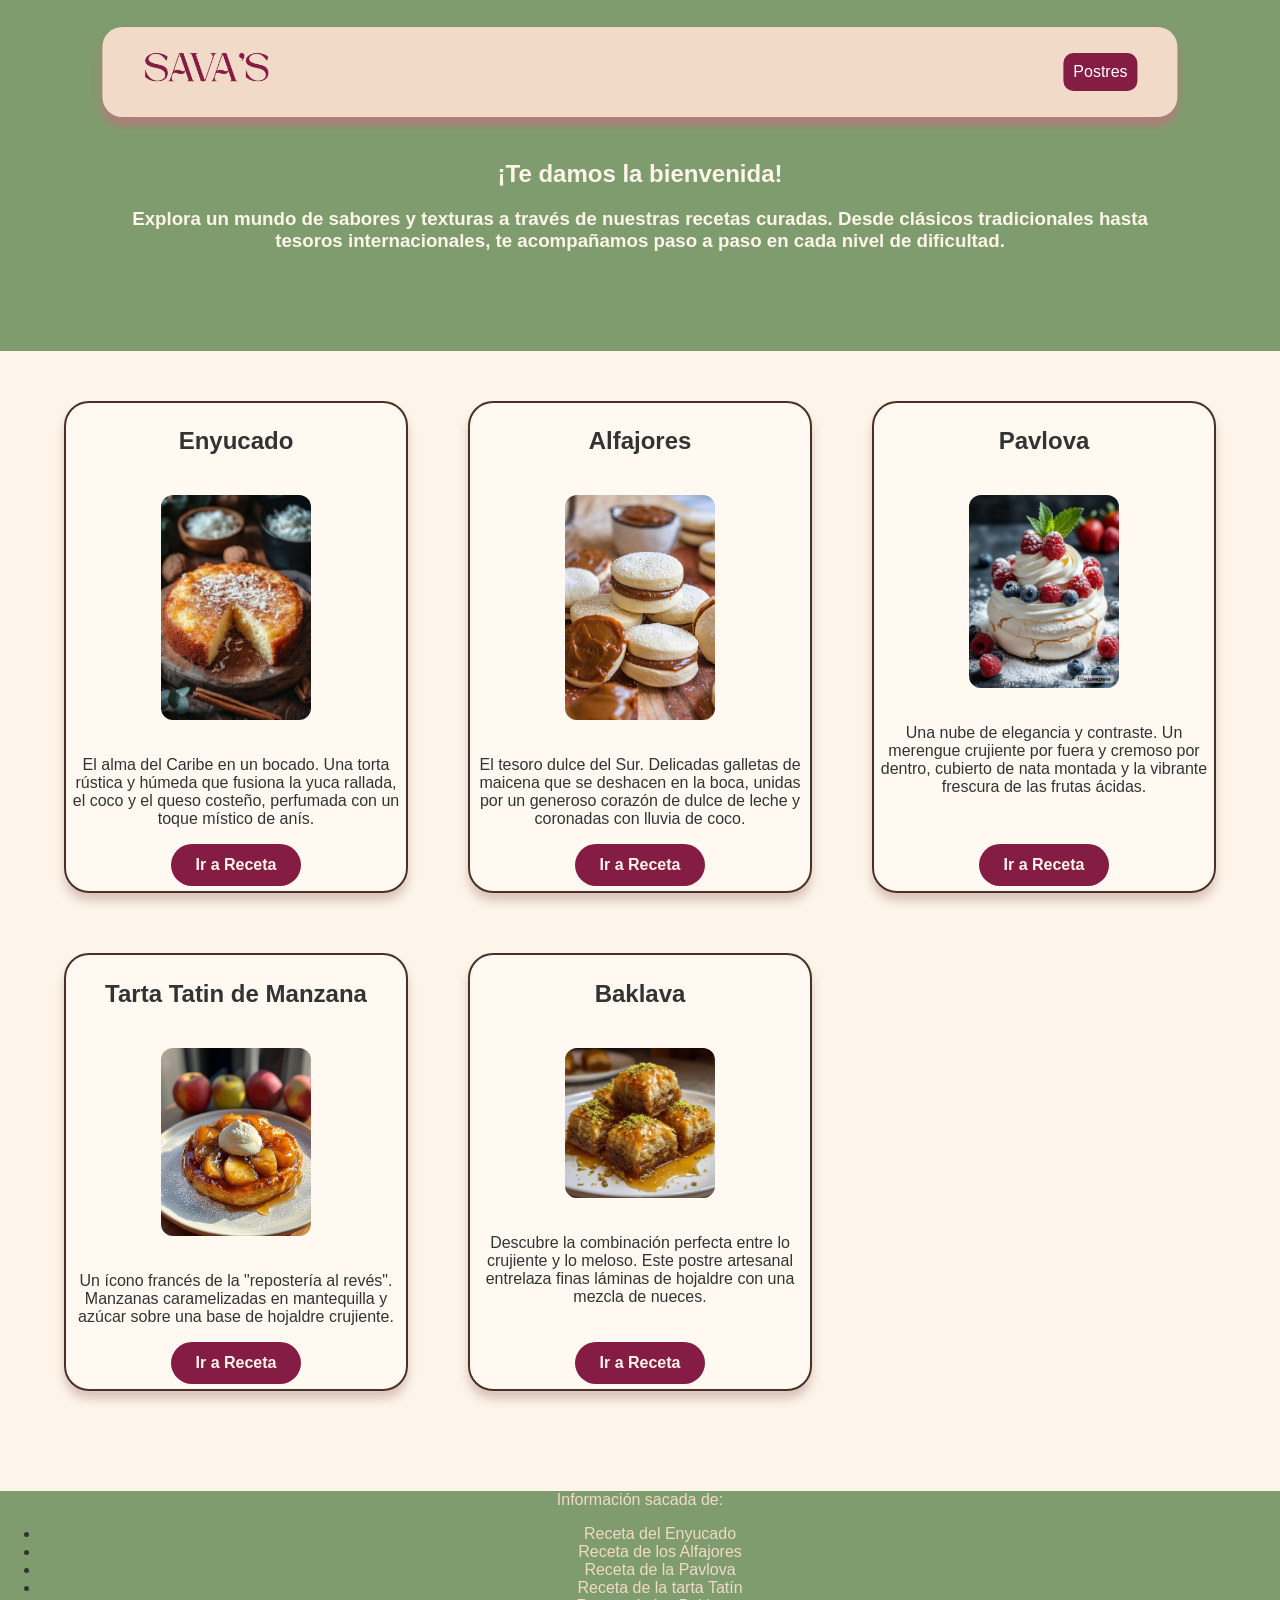
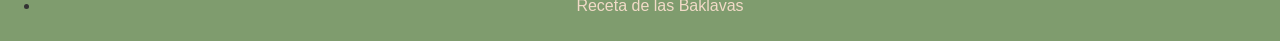
<file: index.html>
<!DOCTYPE html>
<html lang="es">

<head>
    <meta charset="UTF-8">
    <title>Postres</title>
    <link rel="stylesheet" href="css/index.css">
</head>

<body> 
    <div class="menu">
        <header>
            <div class="logo">
               <a href="index.html">
                <img src="elementos/sava1.png" alt="logo">
            </a> 
            </div>
            <nav>
                <a href="#postres">Postres</a>
            </nav>
        </header>
    </div>
    <div class="barra-verde"></div>

    <section class="bienvenida">
        <div class="textobien">
            <h1>¡Te damos la bienvenida!</h1>
            <h3>Explora un mundo de sabores y texturas a través de nuestras recetas curadas. Desde clásicos tradicionales
                hasta tesoros internacionales, te acompañamos paso a paso en cada nivel de dificultad. </h3>
        </div>

    </section>

    <div id="postres" class="postres">
        <div class="tarjeta">
            <h2>Enyucado</h2>
            <img src="elementos/enyucado.jpeg" alt="Enyucado">
            <p>El alma del Caribe en un bocado. Una torta rústica y húmeda que fusiona la yuca rallada, el coco y el 
                queso costeño, perfumada con un toque místico de anís.</p>
            <a href="receta1.html" class="boton">Ir a Receta</a>
        </div>


        <div class="tarjeta">
            <h2>Alfajores</h2>
            <img src="elementos/alfajores.jpeg" alt="Alfajores">
            <p>El tesoro dulce del Sur. Delicadas galletas de maicena que se deshacen en la boca, unidas por 
                un generoso corazón de dulce de leche y coronadas con lluvia de coco.</p>
            <a href="receta2.html" class="boton">Ir a Receta</a>
        </div>

        <div class="tarjeta">
            <h2>Pavlova</h2>
            <img src="elementos/Pavlova.jpeg" alt="Pavlova">
            <p> Una nube de elegancia y contraste. Un merengue crujiente por fuera y cremoso por dentro, cubierto de
                 nata montada y la vibrante frescura de las frutas ácidas.</p>
            <a href="receta3.html" class="boton">Ir a Receta</a>

        </div>

        <div class="tarjeta">
            <h2>Tarta Tatin de Manzana</h2>
            <img src="elementos/Tarta_Tatin.jpg" alt="Tarta_Tatin">
            <p>Un ícono francés de la "repostería al revés". Manzanas caramelizadas en mantequilla y azúcar sobre una
                base de hojaldre crujiente.</p>
            <a href="receta4.html" class="boton">Ir a Receta</a>

        </div>

        <div class="tarjeta">
            <h2>Baklava</h2>
            <img src="elementos/Baklava.jpg" alt="Baklava">
            <p>Descubre la combinación perfecta entre lo crujiente y lo meloso. Este postre artesanal entrelaza finas
                láminas de hojaldre con una mezcla de nueces.</p>
            <a href="receta5.html" class="boton">Ir a Receta</a>
        </div>
    </div>

</body>
<footer>
     <div class="barra-verdef">
    <p class="pie">Información sacada de:</p>
    <ul>
        <li>
            <a href="https://www.colombia.com/gastronomia/recetas-colombianas/enyucado-r9" class="pie">
                Receta del Enyucado
            </a>
        </li>
        <li>
            <a href="https://www.directoalpaladar.com/videos-recetas/como-hacer-alfajores-video-receta-clasico-dulce-argentino"  class="pie">
                Receta de los Alfajores
            </a>
        </li>
          <li>
            <a href="https://www.directoalpaladar.com/postres/tarta-pavlova-clasica-tradicional-receta-magimix-cook-expert" class="pie">
                Receta de la Pavlova
            </a>
        </li>
        <li>
            <a href="https://www.directoalpaladar.com/postres/como-hacer-la-mejor-tarta-tatin-de-manzana-receta" class="pie">
                Receta de la tarta Tatín
            </a>
            
        </li>
        <li>
            <a href="https://www.directoalpaladar.com/postres/esta-autentica-receta-baklava-dulce-representativo-pasteleria-turca-delicioso" class="pie">
              Receta de las Baklavas  
            </a>
        </li>
    </ul>
</div>
</footer>

</html>
</file>
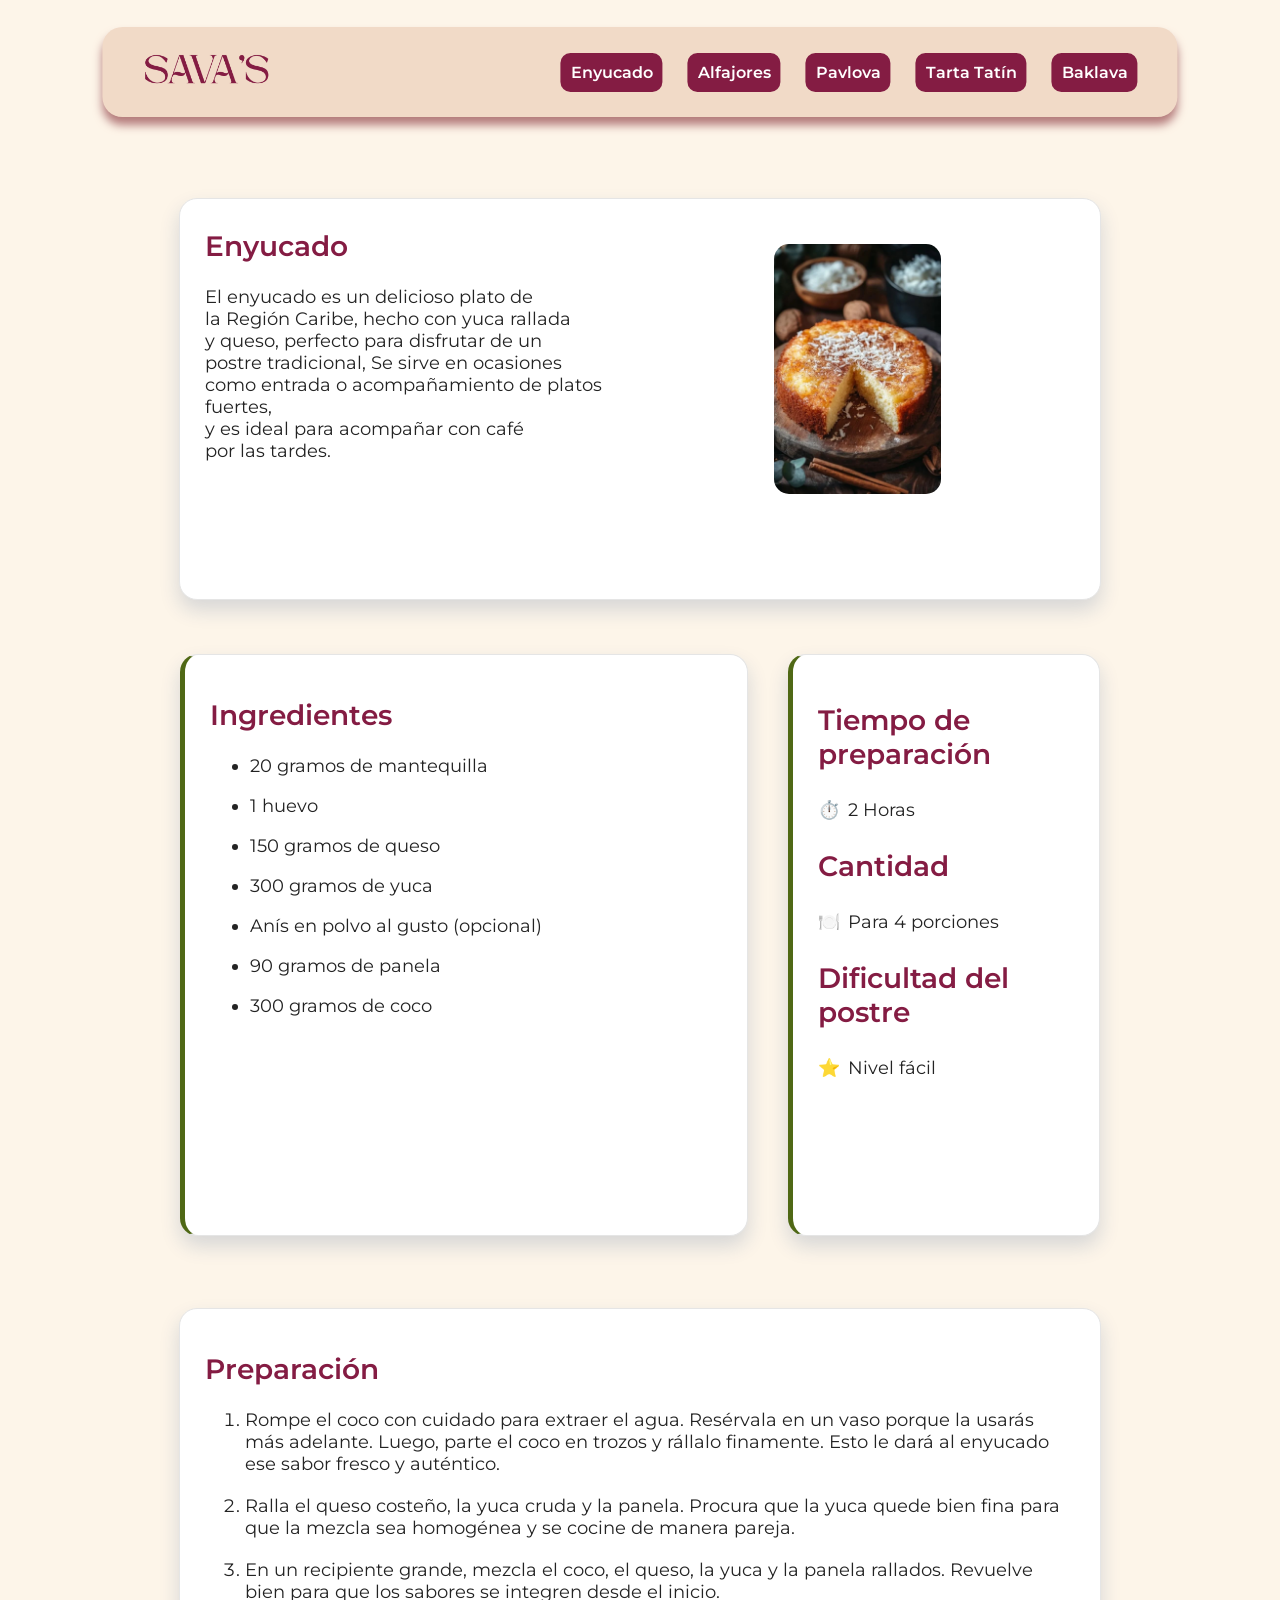
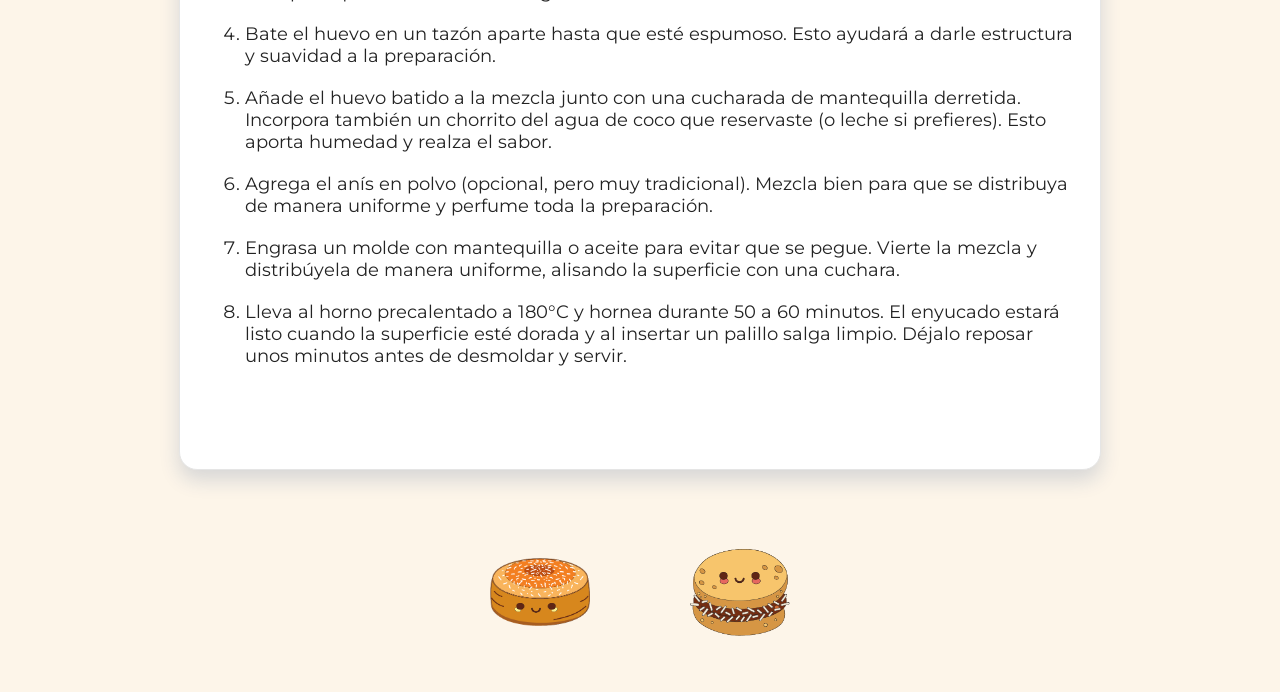
<file: receta1.html>
<!DOCTYPE html>
<html lang="es">
<head>
    <meta charset="UTF-8">
    <title>Enyucado</title>
    <link rel="stylesheet" href="css/recetas.css">
</head>

<body>
<div class="menu">
    <header>
            <div class="logo">
                <a href="index.html">
                    <img src="elementos/sava1.png" alt="logo">
                </a>
                
            </div>
            <nav>
                <a href="receta1.html">Enyucado</a>
                <a href="receta2.html">Alfajores</a>
                <a href="receta3.html">Pavlova</a>
                <a href="receta4.html">Tarta Tatín</a>
                <a href="receta5.html">Baklava</a>
                
            </nav>
            

    </header>

</div>


<section class="intro_postre ">
    <div class="postre_info tarjeta">
        <div class="texto">
        <h2>Enyucado</h2>
        <p>El enyucado es un delicioso plato de<br> la Región Caribe, hecho con yuca rallada <br>
            y queso, perfecto para disfrutar de un <br> postre tradicional, Se sirve en ocasiones <br> como entrada o acompañamiento de platos fuertes, <br> y es ideal para acompañar con café <br> por las tardes.</p>
        </div>
        <div class="imagen">
            <img src="elementos/enyucado.jpeg" alt="Enyucado">
        </div>
    </div>
            
       

</section>


<section class="lista_ingr">
    <div class="ingredientes tarjeta">
        <h2>Ingredientes</h2>
    <ul>
        <li> 20 gramos de mantequilla</li>
        <br>
        <li> 1 huevo</li>
        <br>
        <li> 150 gramos de queso</li>
        <br>
        <li> 300 gramos de yuca</li>
        <br>
        <li> Anís en polvo al gusto (opcional)</li>
        <br>
        <li> 90 gramos de panela</li>
        <br>
        <li> 300 gramos de coco</li>
        
    </ul>
    </div>
  <div class="info_extra tarjeta">
    <h3>Tiempo de preparación</h3>
    <p class="tiempo"> 2 Horas</p>
    <h3>Cantidad</h3>
    <p class="porcion"> Para 4 porciones</p>
    <h3>Dificultad del postre</h3>
    <p class="nivel">Nivel fácil</p>

  </div>

</section>

<section class="receta tarjeta">
<h2>Preparación</h2>
<ol>
    <li>Rompe el coco con cuidado para extraer el agua. Resérvala en un vaso porque la usarás más adelante. Luego, parte el coco en trozos y rállalo finamente. Esto le dará al enyucado ese sabor fresco y auténtico.</li>
   
    <li>Ralla el queso costeño, la yuca cruda y la panela. Procura que la yuca quede bien fina para que la mezcla sea homogénea y se cocine de manera pareja. </li>
    
    <li>En un recipiente grande, mezcla el coco, el queso, la yuca y la panela rallados. Revuelve bien para que los sabores se integren desde el inicio.</li>
    
    <li>Bate el huevo en un tazón aparte hasta que esté espumoso. Esto ayudará a darle estructura y suavidad a la preparación.</li>
    
    <li>Añade el huevo batido a la mezcla junto con una cucharada de mantequilla derretida. Incorpora también un chorrito del agua de coco que reservaste (o leche si prefieres). Esto aporta humedad y realza el sabor.</li>
    
    <li>Agrega el anís en polvo (opcional, pero muy tradicional). Mezcla bien para que se distribuya de manera uniforme y perfume toda la preparación.</li>
   
    <li>Engrasa un molde con mantequilla o aceite para evitar que se pegue. Vierte la mezcla y distribúyela de manera uniforme, alisando la superficie con una cuchara.</li>
    
    <li>Lleva al horno precalentado a 180°C y hornea durante 50 a 60 minutos. El enyucado estará listo cuando la superficie esté dorada y al insertar un palillo salga limpio. Déjalo reposar unos minutos antes de desmoldar y servir.</li>

     
</ol>

</section>
<footer>
    
    <a href="index.html" class="btn_volver btn1" title="Volver al inicio"></a>
    <a href="receta2.html" class="btn_volver btn2" title="Ir a la siguiente receta"></a>
        
</footer>


</body>
</html>
</file>
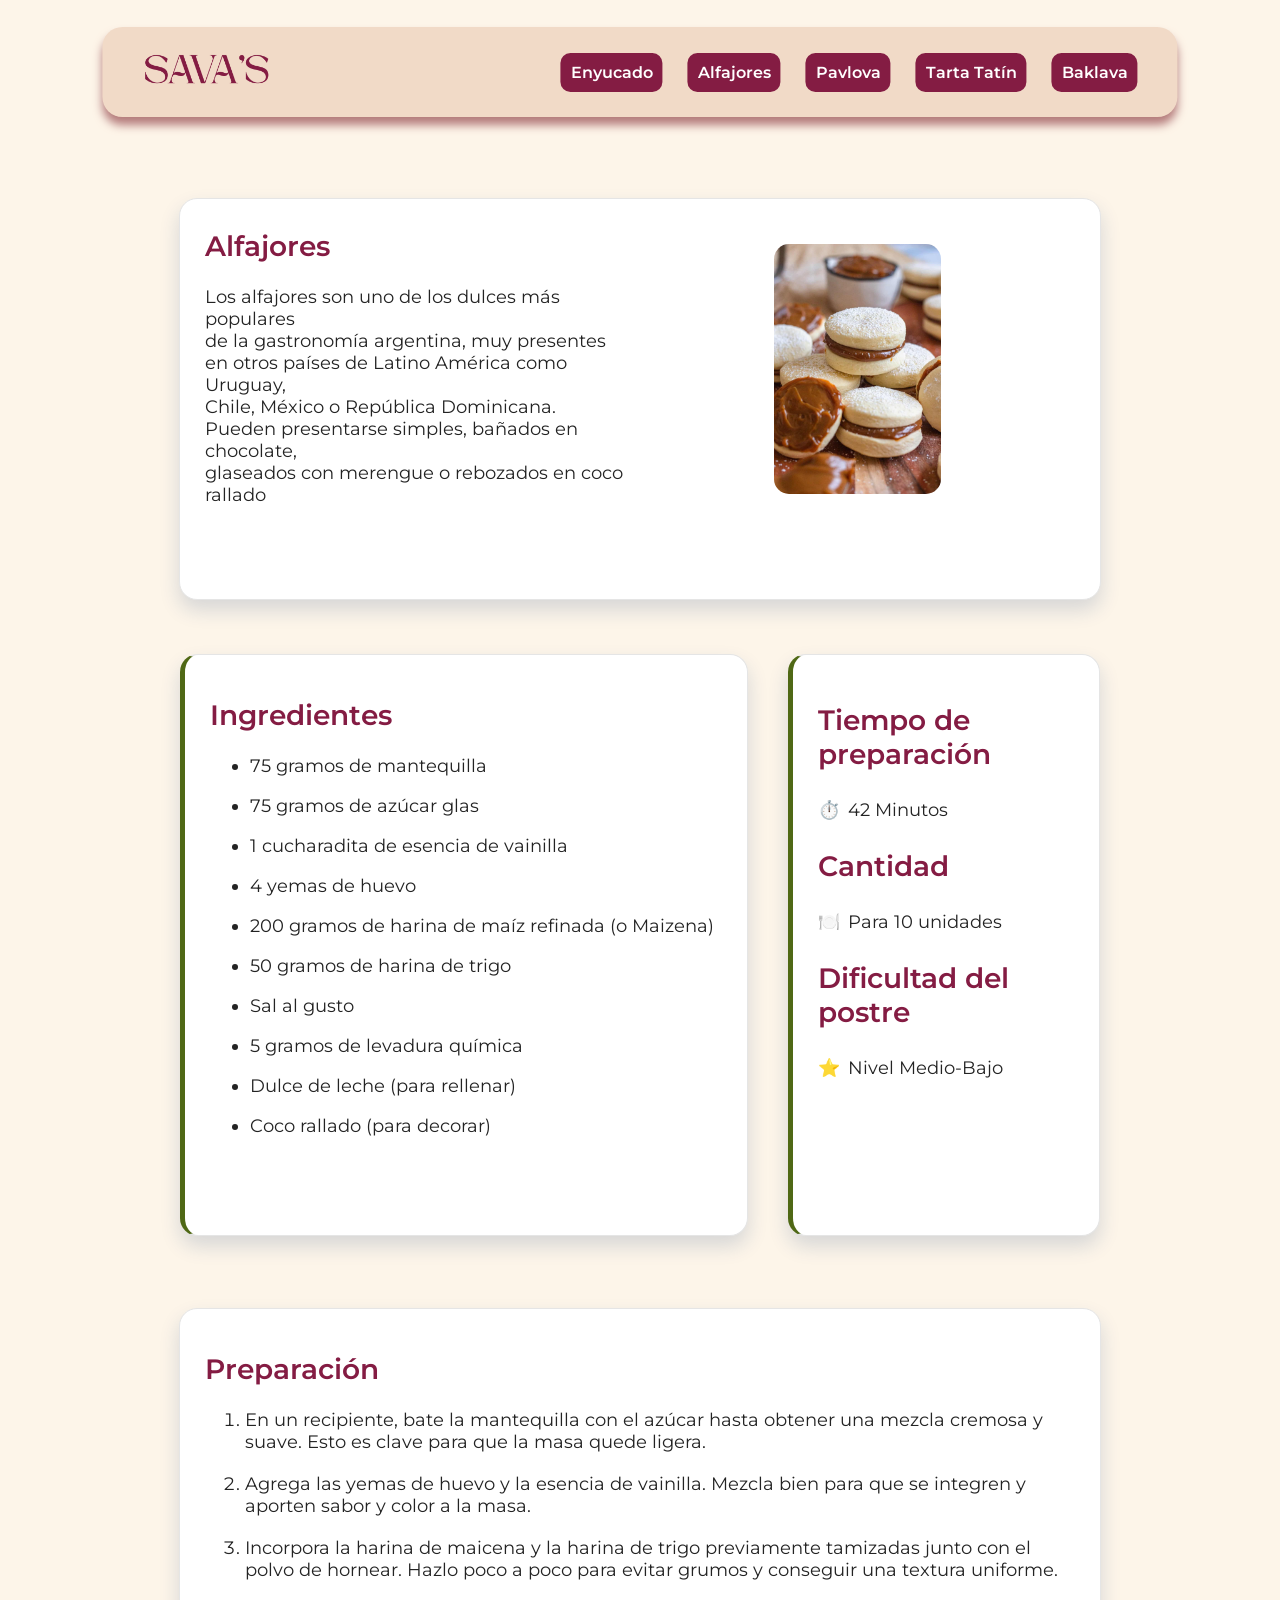
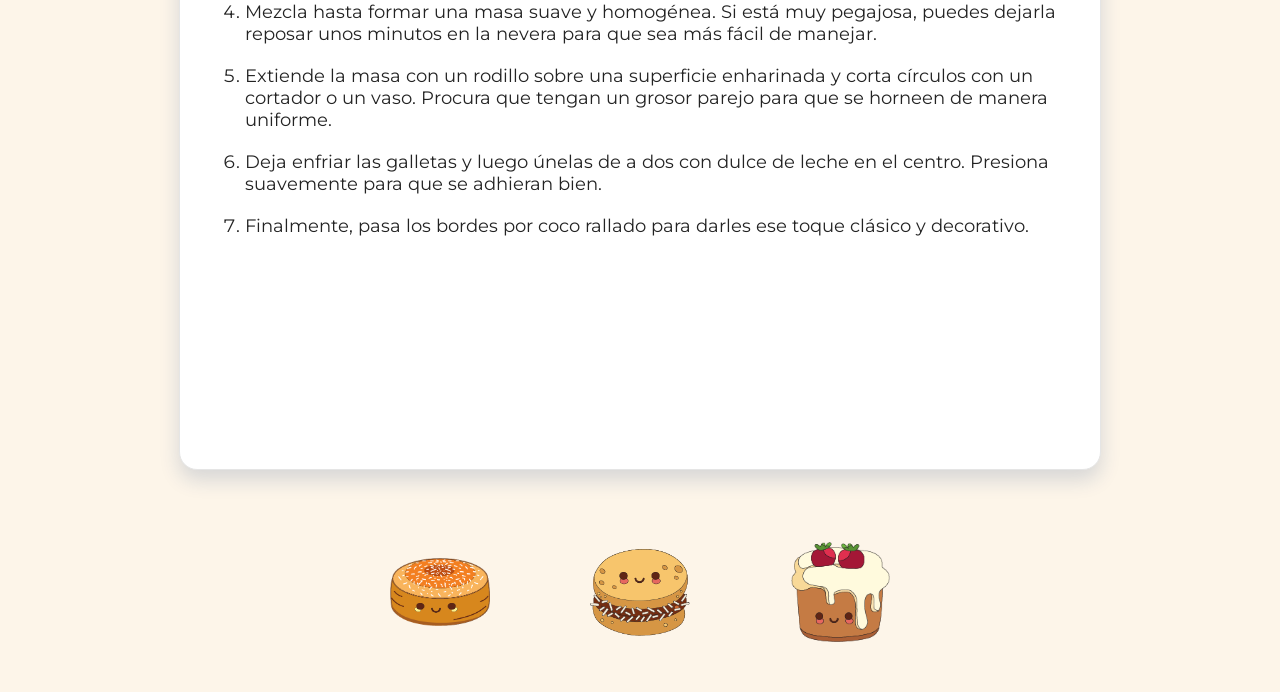
<file: receta2.html>
<!DOCTYPE html>
<html lang="es">
<head>
    <meta charset="UTF-8">
    <title>Alfajores</title>
    <link rel="stylesheet" href="css/recetas.css">
</head>

<body>
<div class="menu">
    <header>
            <div class="logo">
                  <a href="index.html">
                    <img src="elementos/sava1.png" alt="logo">
                </a>
            </div>
            <nav>
                <a href="receta1.html">Enyucado</a>
                <a href="receta2.html">Alfajores</a>
                <a href="receta3.html">Pavlova</a>
                <a href="receta4.html">Tarta Tatín</a>
                <a href="receta5.html">Baklava</a>
            </nav>
            

    </header>

</div>


<section class="intro_postre ">
    
<div class="postre_info tarjeta">
    
        <div class="texto">
    <h2>Alfajores</h2>
    <p>Los alfajores son uno de los dulces más populares 
        <br> de la gastronomía argentina, muy presentes 
        <br> en otros países de Latino América como Uruguay, 
        <br>Chile, México o República Dominicana.
        <br>Pueden presentarse simples, bañados en chocolate,
        <br>glaseados con merengue o rebozados en coco rallado</p>
        </div>
        <div class="imagen">
            <img src="elementos/alfajores.jpeg" alt="Alfajores">
        </div>
</div>

</section>


<section class="lista_ingr">
    <div class="ingredientes tarjeta">
        <h2>Ingredientes</h2>
    <ul>
        <li> 75 gramos de mantequilla</li>
        <br>
        <li> 75 gramos de azúcar glas</li>
        <br>
        <li> 1 cucharadita de esencia de vainilla</li>
        <br>
        <li> 4 yemas de huevo</li>
        <br>
        <li> 200 gramos de harina de maíz refinada (o Maizena)</li>
        <br>
        <li> 50 gramos de harina de trigo</li>
        <br>
        <li> Sal al gusto </li>
        <br>
        <li>5 gramos de levadura química</li>
        <br>
        <li>Dulce de leche (para rellenar)</li>
        <br>
        <li>Coco rallado (para decorar)</li>
        
    </ul>
    </div>
  <div class="info_extra tarjeta">
    <h3>Tiempo de preparación</h3>
    <p class="tiempo"> 42 Minutos</p>
    <h3>Cantidad</h3>
    <p class="porcion">Para 10 unidades</p>
    <h3>Dificultad del postre</h3>
    <p class="nivel">Nivel Medio-Bajo</p>

  </div>

</section>

<section class="receta tarjeta">
<h2>Preparación</h2>
<ol>
    <li>En un recipiente, bate la mantequilla con el azúcar hasta obtener una mezcla cremosa y suave. Esto es clave para que la masa quede ligera.</li>
    <li> Agrega las yemas de huevo y la esencia de vainilla. Mezcla bien para que se integren y aporten sabor y color a la masa.</li>
    <li>Incorpora la harina de maicena y la harina de trigo previamente tamizadas junto con el polvo de hornear. Hazlo poco a poco para evitar grumos y conseguir una textura uniforme.</li>
    <li>Mezcla hasta formar una masa suave y homogénea. Si está muy pegajosa, puedes dejarla reposar unos minutos en la nevera para que sea más fácil de manejar.</li>
    <li>Extiende la masa con un rodillo sobre una superficie enharinada y corta círculos con un cortador o un vaso. Procura que tengan un grosor parejo para que se horneen de manera uniforme.</li>

    <li>Deja enfriar las galletas y luego únelas de a dos con dulce de leche en el centro. Presiona suavemente para que se adhieran bien.</li>

    <li>Finalmente, pasa los bordes por coco rallado para darles ese toque clásico y decorativo.</li>

</ol>

</section>
<footer>
    <a href="receta1.html" class="btn_volver btn1" title="Ir a la receta anterior"></a>
    <a href="index.html" class="btn_volver btn2" title="Volver al inicio"></a>
    <a href="receta3.html" class="btn_volver btn3" title="Ir a la siguiente receta"></a>
</footer>


</body>
</html>
</file>
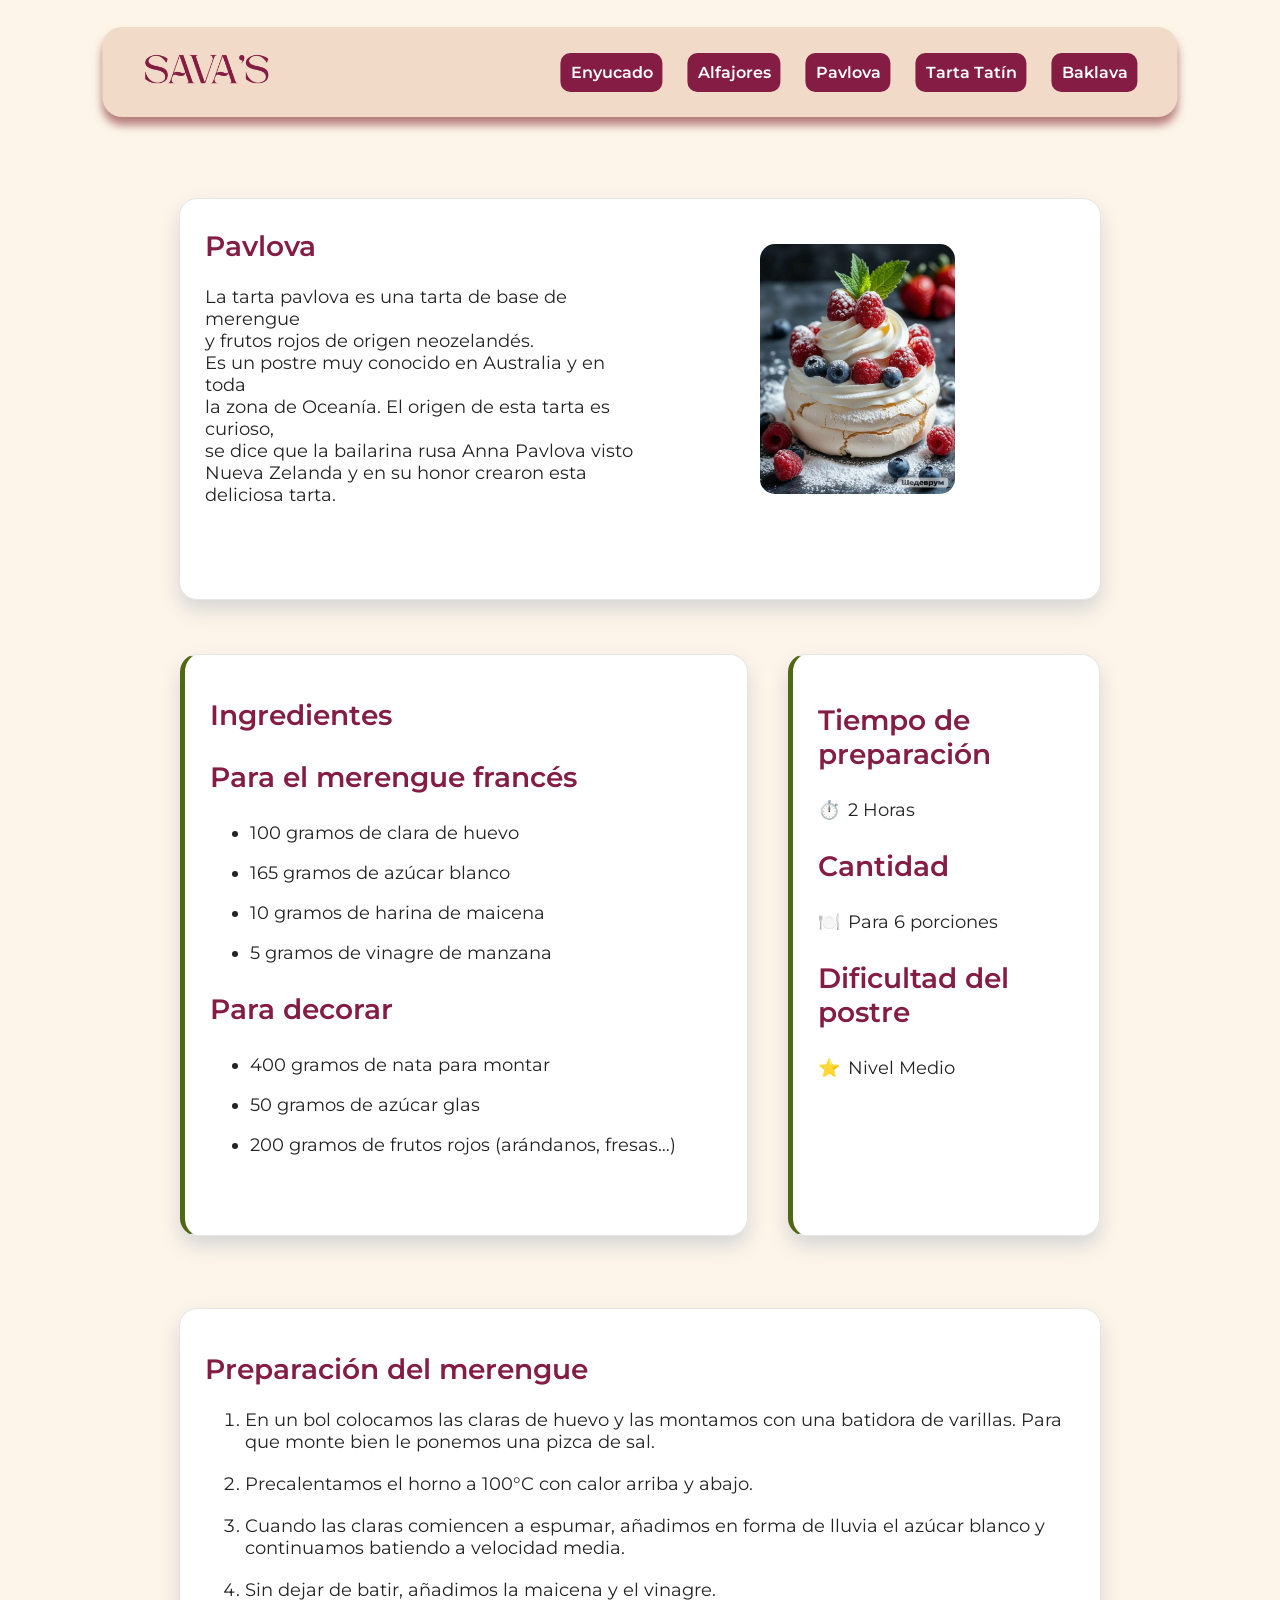
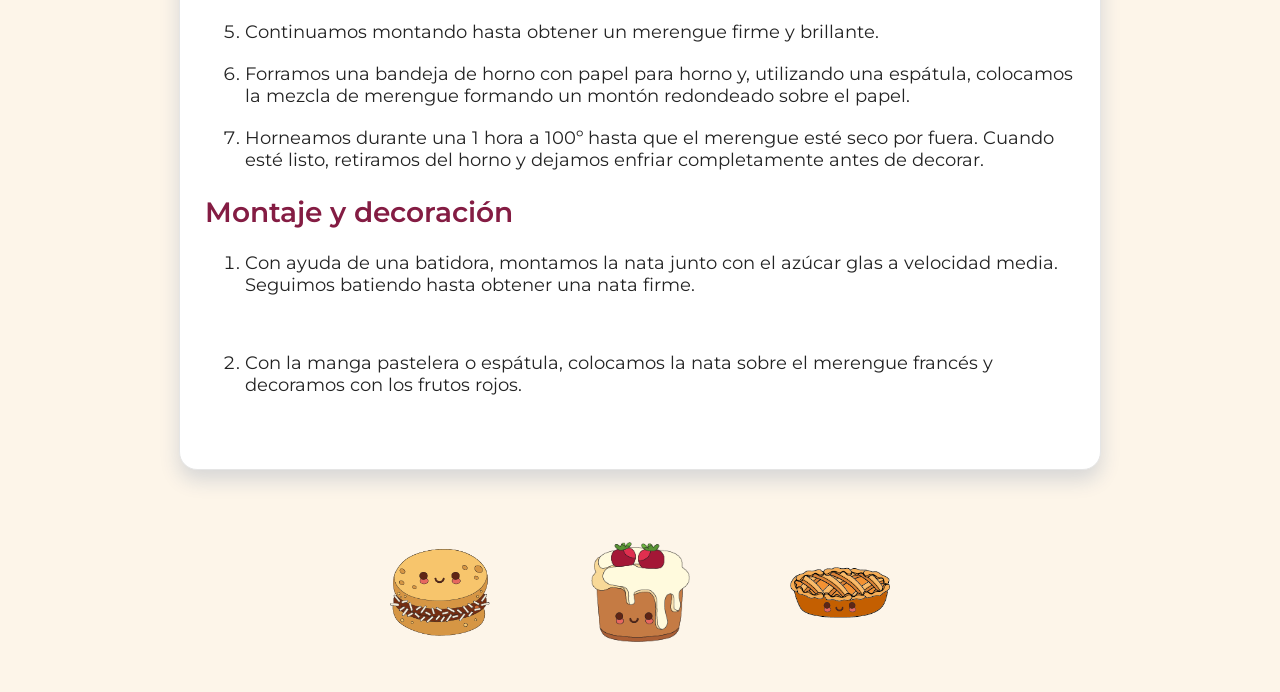
<file: receta3.html>
<!DOCTYPE html>
<html lang="es">
<head>
    <meta charset="UTF-8">
    <title>Pavlova</title>
    <link rel="stylesheet" href="css/recetas.css">
</head>

<body>
<div class="menu">
    <header>
            <div class="logo">
                  <a href="index.html">
                    <img src="elementos/sava1.png" alt="logo">
                </a>
            </div>
            <nav>
                <a href="receta1.html">Enyucado</a>
                <a href="receta2.html">Alfajores</a>
                <a href="receta3.html">Pavlova</a>
                <a href="receta4.html">Tarta Tatín</a>
                <a href="receta5.html">Baklava</a>
            </nav>
            

    </header>

</div>


<section class="intro_postre ">
    
<div class="postre_info tarjeta">
    
    <div class="texto">
        <h2>Pavlova</h2>
        <p> La tarta pavlova es una tarta de base de merengue <br>y frutos rojos de origen neozelandés.
            <br> Es un postre muy conocido en Australia y en toda <br> la zona de Oceanía.
            El origen de esta tarta es curioso,<br> se dice que la bailarina rusa Anna Pavlova visto <br>Nueva Zelanda y en su honor crearon esta deliciosa tarta. 
            </p> 
    </div>
        <div class="imagen">
            <img src="elementos/Pavlova.jpeg" alt="Pavlova">
        </div>
</div>

</section>


<section class="lista_ingr">
    <div class="ingredientes tarjeta">
        <h2>Ingredientes</h2>
        <h3>Para el merengue francés</h3>
    <ul>
        <li> 100 gramos de clara de huevo</li>
        <br>
        <li>165 gramos de azúcar blanco </li>
        <br>
        <li>10 gramos de harina de maicena</li>
        <br>
        <li> 5 gramos de vinagre de manzana</li>
    </ul>
         <h3>Para decorar</h3>
         <ul>
        <li> 400 gramos de nata para montar</li>
        <br>
        <li>50 gramos de azúcar glas </li>
        <br>
        <li> 200 gramos de frutos rojos (arándanos, fresas…)</li>
        </ul>
   
    </div>
  <div class="info_extra tarjeta">
    <h3>Tiempo de preparación</h3>
    <p class="tiempo"> 2 Horas</p>
    <h3>Cantidad</h3>
    <p class="porcion"> Para 6 porciones</p>
    <h3>Dificultad del postre</h3>
    <p class="nivel">Nivel Medio</p>

  </div>

</section>

<section class="receta tarjeta">
<h2>Preparación del merengue</h2>
<ol>
    <li>En un bol colocamos las claras de huevo y las montamos con una batidora de varillas. Para que monte bien le ponemos una pizca de sal. </li>

    <li>Precalentamos el horno a 100°C con calor arriba y abajo. </li>
  
    <li>Cuando las claras comiencen a espumar, añadimos en forma de lluvia el azúcar blanco y continuamos batiendo a velocidad media.</li>
    
    <li>Sin dejar de batir, añadimos la maicena y el vinagre.</li>
    
    <li> Continuamos montando hasta obtener un merengue firme y brillante.</li>
    
    <li> Forramos una bandeja de horno con papel para horno y, utilizando una espátula, colocamos la mezcla de merengue formando un montón redondeado sobre el papel.</li>
    
    <li>Horneamos durante una 1 hora a 100º hasta que el merengue esté seco por fuera. Cuando esté listo, retiramos del horno y dejamos enfriar completamente antes de decorar.</li>
    </ol>

    <h2> Montaje y decoración</h2>
    <ol>
    <li>Con ayuda de una batidora, montamos la nata junto con el azúcar glas a velocidad media. Seguimos batiendo hasta obtener una nata firme.</li>
    <br><br>
    <li>Con la manga pastelera o espátula, colocamos la nata sobre el merengue francés y decoramos con los frutos rojos.</li>
   
 
    </ol>


</section>
<footer>
    <a href="receta2.html" class="btn_volver btn2" title="Ir a la receta anterior"></a>
    <a href="index.html" class="btn_volver btn3" title="Volver al inicio"></a>
    <a href="receta4.html" class="btn_volver btn4" title="Ir a la siguiente receta"></a>
</footer>


</body>
</html>
</file>
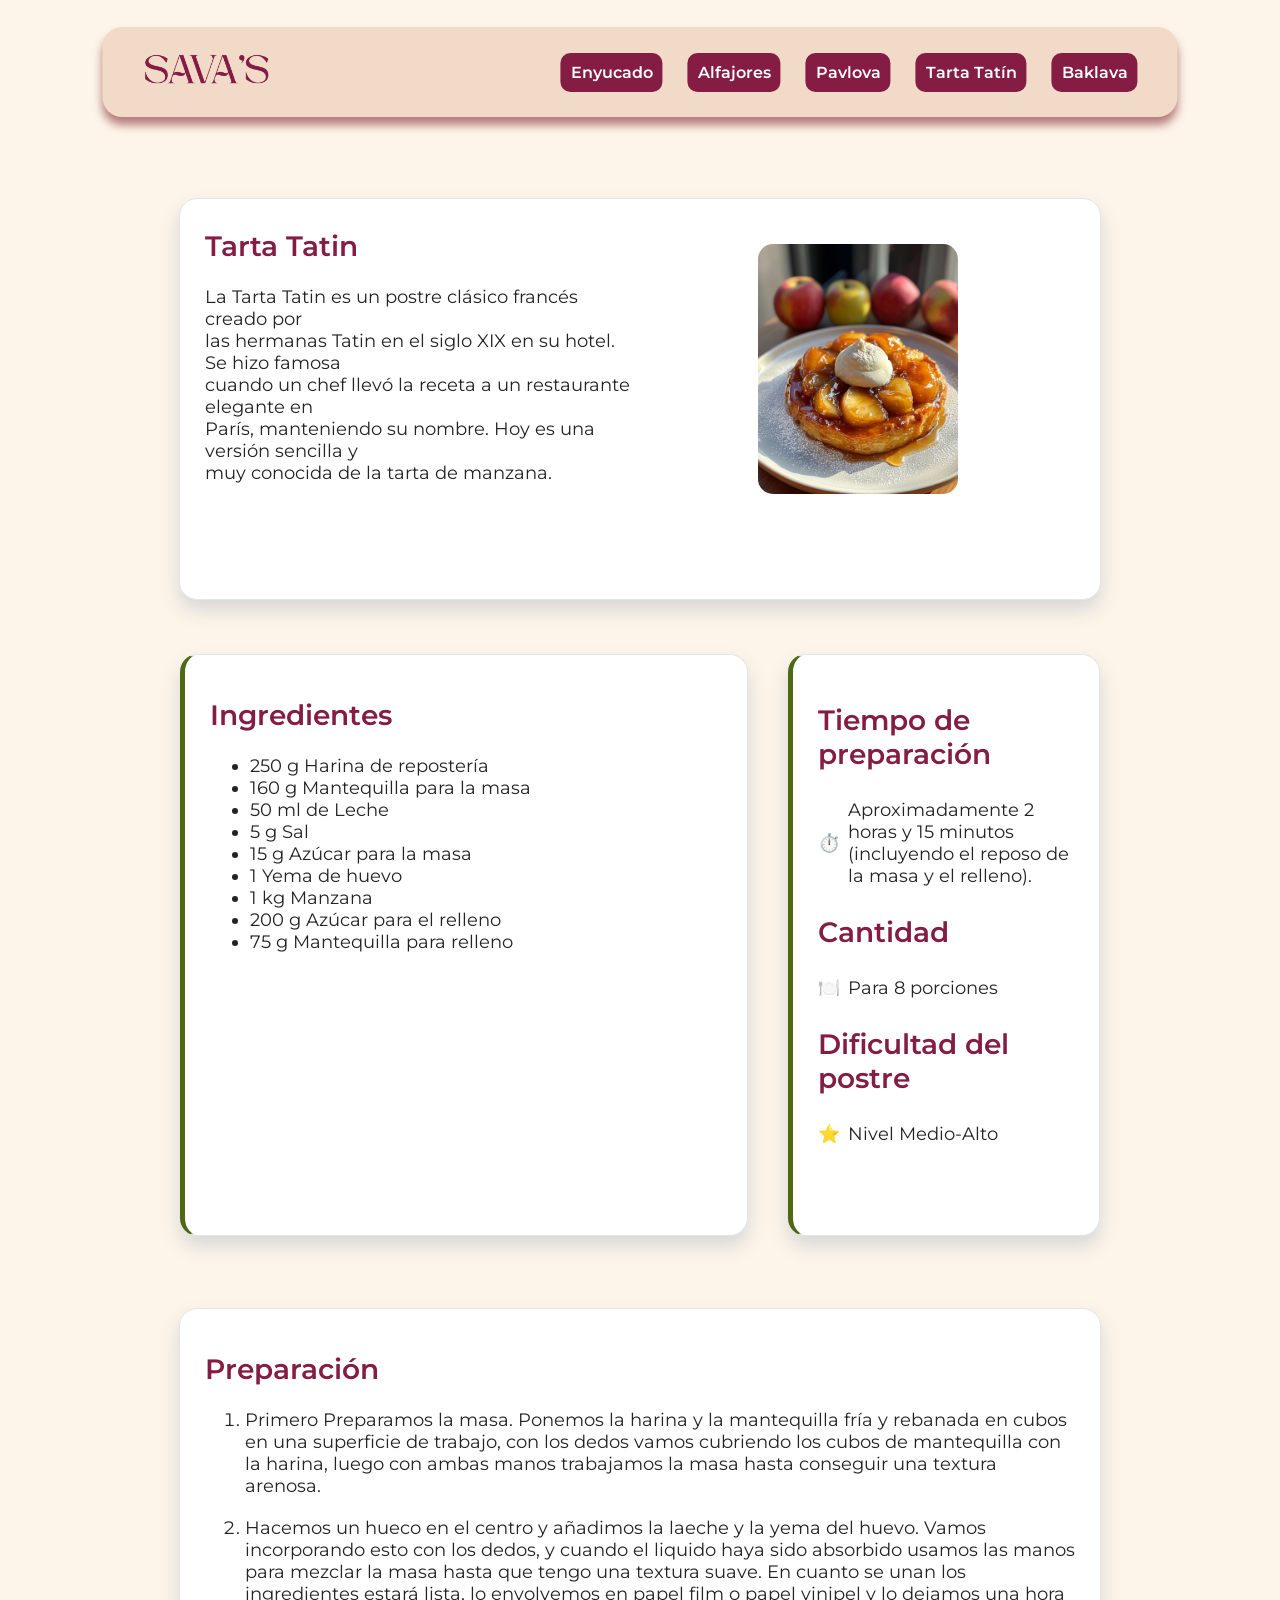
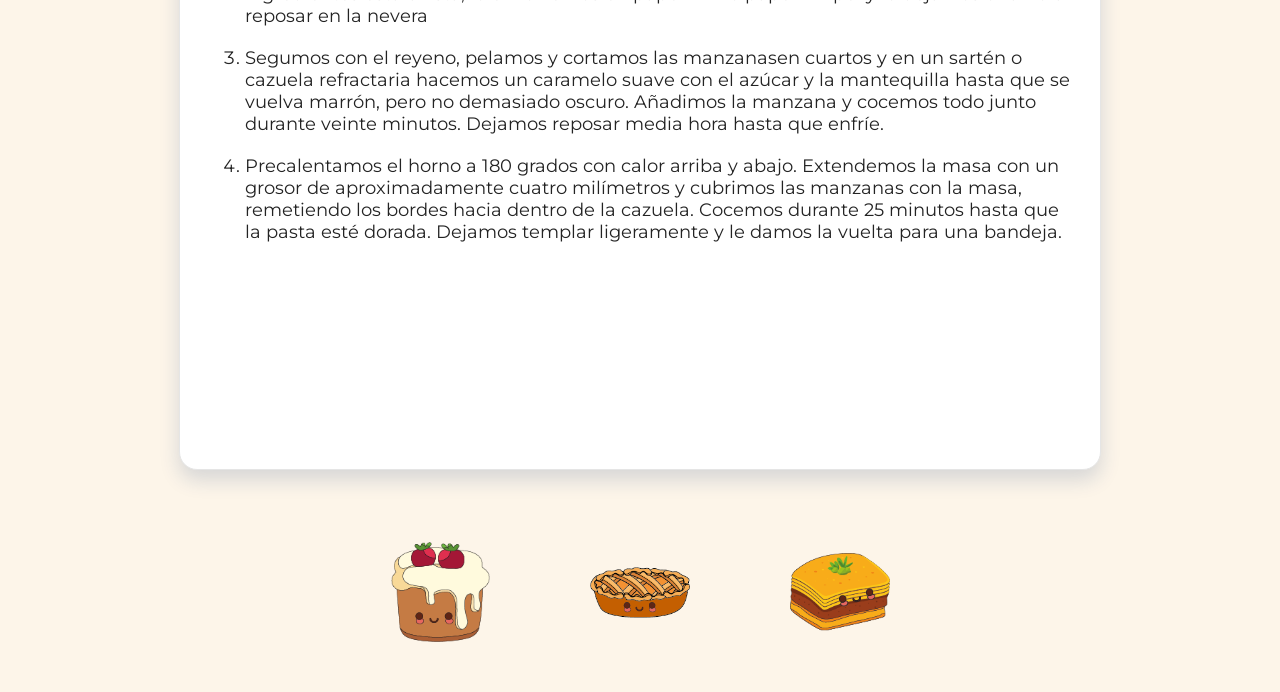
<file: receta4.html>
<!DOCTYPE html>
<html lang="es">

<head>
    <meta charset="UTF-8">
    <title>Tarta Tatín</title>
    <link rel="stylesheet" href="css\recetas.css">
</head>
<div class="menu">
    <header>
        <div class="logo">
              <a href="index.html">
                    <img src="elementos/sava1.png" alt="logo">
                </a>
        </div>
        <nav>
            <a href="receta1.html">Enyucado</a>
            <a href="receta2.html">Alfajores</a>
            <a href="receta3.html">Pavlova</a>
            <a href="receta4.html">Tarta Tatín</a>
            <a href="receta5.html">Baklava</a>
            <!--<a href="index.html" class="volver">Volver</a>-->
        </nav>


    </header>

</div>


<section class="intro_postre ">

    <div class="postre_info tarjeta">
        
        <div class="texto">
            <h2>Tarta Tatin</h2>
            <p>La Tarta Tatin es un postre clásico francés creado por
                <br>las hermanas Tatin en el siglo XIX en su hotel. Se hizo famosa 
                <br>cuando un chef llevó la receta a un restaurante elegante en 
                <br>París, manteniendo su nombre. Hoy es una versión sencilla y
                <br> muy conocida de la tarta de manzana.</p>
        </div>
        <div class="imagen">
            <img src="elementos/Tarta_Tatin.jpg" alt="Tarta Tatin">
        </div>
    </div>

</section>


<section class="lista_ingr">
    <div class="ingredientes tarjeta">
        <h2>Ingredientes</h2>
        <ul>
            <li>250 g Harina de repostería</li>
            <li>160 g Mantequilla para la masa</li>
            <li>50 ml de Leche</li>
            <li>5 g Sal</li>
            <li>15 g Azúcar para la masa</li>
            <li>1 Yema de huevo</li>
            <li>1 kg Manzana</li>
            <li>200 g Azúcar para el relleno</li>
            <li>75 g Mantequilla para relleno</li>

        </ul>
    </div>
    <div class="info_extra tarjeta">
        <h3>Tiempo de preparación</h3>
        <p class="tiempo">Aproximadamente 2 horas y 15 minutos (incluyendo el reposo de la masa y el relleno).</p>
        <h3>Cantidad</h3>    
        <p class="porcion">Para 8 porciones</p>
        <h3>Dificultad del postre</h3>
         <p class="nivel">Nivel Medio-Alto</p>

    </div>

</section>

<section class="receta tarjeta">
    <h2>Preparación</h2>
    <ol>
        <li> Primero Preparamos la masa. Ponemos la harina y la mantequilla fría y rebanada en cubos en una superficie
            de trabajo, con los dedos vamos cubriendo los cubos de mantequilla con la harina, luego con ambas manos
            trabajamos la masa hasta conseguir una textura arenosa. </li>
        
        <li> Hacemos un hueco en el centro y añadimos la laeche y la yema del huevo. Vamos incorporando esto con los
            dedos, y cuando el liquido haya sido absorbido usamos las manos para mezclar la masa hasta que tengo una
            textura suave. En cuanto se unan los ingredientes estará lista, lo envolvemos en papel film o papel vinipel
            y lo dejamos una hora reposar en la nevera</li>
        
        <li> Segumos con el reyeno, pelamos y cortamos las manzanasen cuartos y en un sartén o cazuela refractaria
            hacemos un caramelo suave con el azúcar y la mantequilla hasta que se vuelva marrón, pero no demasiado
            oscuro. Añadimos la manzana y cocemos todo junto durante veinte minutos. Dejamos reposar media hora hasta
            que enfríe. </li>
        
        <li>Precalentamos el horno a 180 grados con calor arriba y abajo. Extendemos la masa con un grosor de
            aproximadamente cuatro milímetros y cubrimos las manzanas con la masa, remetiendo los bordes hacia dentro de
            la cazuela. Cocemos durante 25 minutos hasta que la pasta esté dorada. Dejamos templar ligeramente y le
            damos la vuelta para una bandeja.</li>

    </ol>

</section>
<footer>

    <a href="receta3.html" class="btn_volver btn3" title="Ir a la receta anterior"></a>
    <a href="index.html" class="btn_volver btn4" title="Volver al inicio"></a>
    <a href="receta5.html" class="btn_volver btn5" title="Ir a la siguiente receta"></a>
</footer>


</body>

</html>
</file>
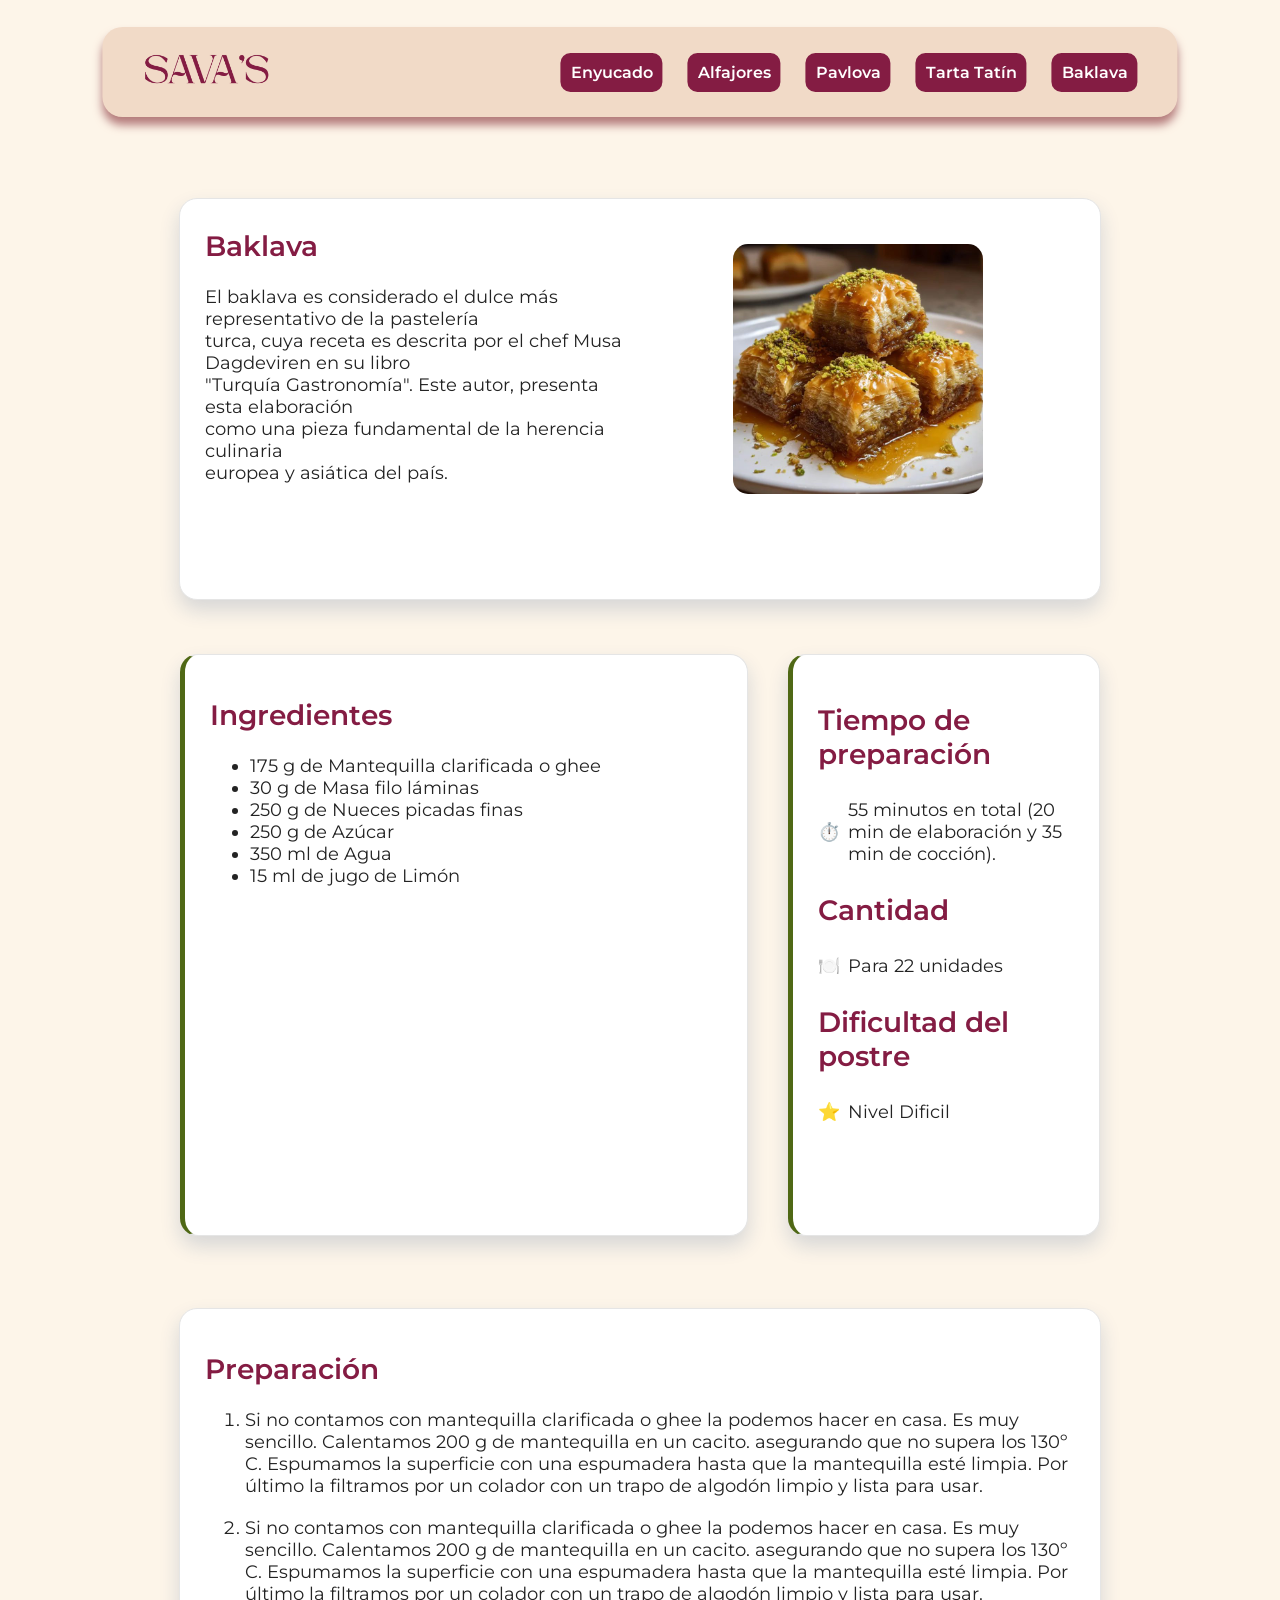
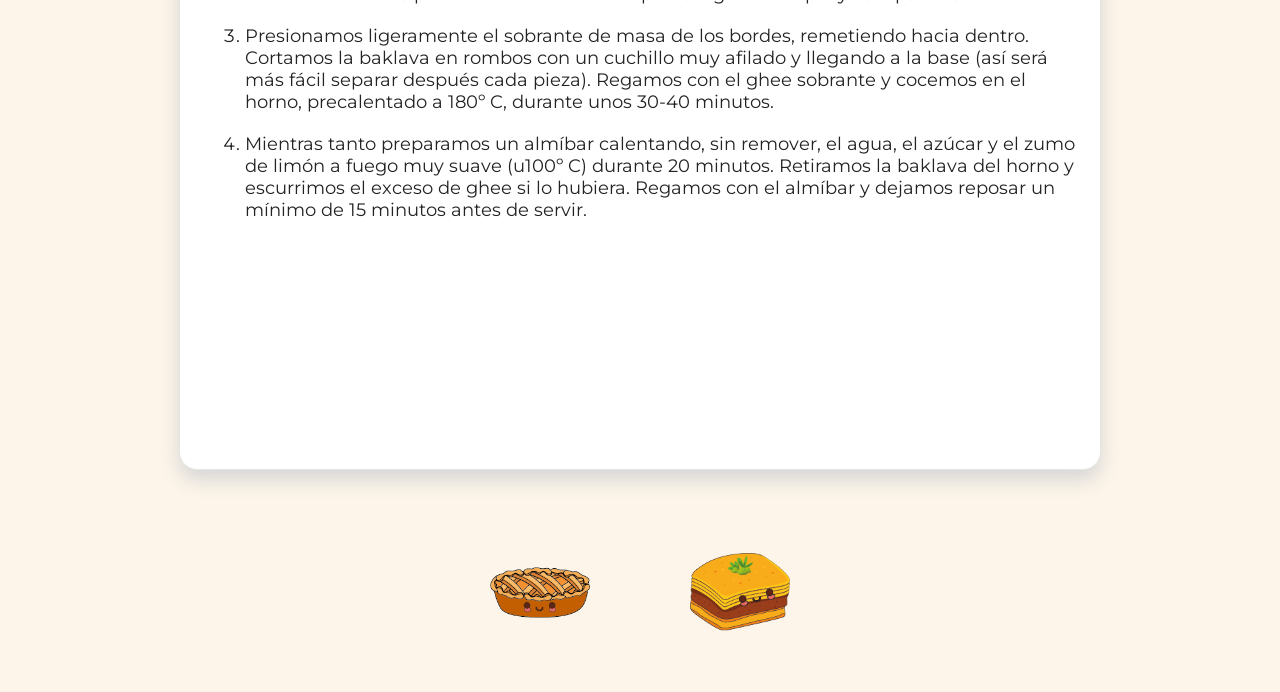
<file: receta5.html>
<!DOCTYPE html>
<html lang="es">

<head>
    <meta charset="UTF-8">
    <title>Baklava</title>
    <link rel="stylesheet" href="css/recetas.css">
</head>

<body>
    <div class="menu">
        <header>
            <div class="logo">
                  <a href="index.html">
                    <img src="elementos/sava1.png" alt="logo">
                </a>
            </div>
            <nav>
                <a href="receta1.html">Enyucado</a>
                <a href="receta2.html">Alfajores</a>
                <a href="receta3.html">Pavlova</a>
                <a href="receta4.html">Tarta Tatín</a>
                <a href="receta5.html">Baklava</a>
                <!--<a href="index.html" class="volver">Volver</a>-->
            </nav>


        </header>

    </div>


    <section class="intro_postre ">

        <div class="postre_info tarjeta">
            
        <div class="texto">
            <h2>Baklava</h2>
            <p>El baklava es considerado el dulce más representativo de la pastelería  
                <br>
                turca, cuya receta es descrita por el chef Musa Dagdeviren en su libro 
                <br>"Turquía Gastronomía". Este autor,  presenta esta elaboración 
                <br>como una pieza fundamental de la herencia culinaria
                <br> europea y asiática del país. </p>
             </div>
        <div class="imagen">
            <img src="elementos/Baklava.jpg" alt="Baklava">
        </div>
        </div>

    </section>


    <section class="lista_ingr">
        <div class="ingredientes tarjeta">
            <h2>Ingredientes</h2>
            <ul>
                <li>175 g de Mantequilla clarificada o ghee</li>
                <li>30 g de Masa filo láminas</li>
                <li>250 g de Nueces picadas finas </li>
                <li>250 g de Azúcar</li>
                <li>350 ml de Agua</li>
                <li>15 ml de jugo de Limón</li>

            </ul>
        </div>
        <div class="info_extra tarjeta">
            <h3>Tiempo de preparación</h3>
            <p class="tiempo">55 minutos en total (20 min de elaboración y 35 min de cocción).</p>
            <h3>Cantidad</h3>    
            <p class="porcion">Para 22 unidades</p>
            <h3>Dificultad del postre</h3>
            <p class="nivel">Nivel Dificil</p>

        </div>

    </section>

    <section class="receta tarjeta">
        <h2>Preparación</h2>
        <ol>
            <li> Si no contamos con mantequilla clarificada o ghee la podemos hacer en casa. Es muy sencillo. Calentamos
                200 g de mantequilla en un cacito. asegurando que no supera los 130º C. Espumamos la superficie con una
                espumadera hasta que la mantequilla esté limpia. Por último la filtramos por un colador con un trapo de
                algodón limpio y lista para usar. </li>
                
            <li> Si no contamos con mantequilla clarificada o ghee la podemos hacer en casa. Es muy sencillo. Calentamos
                200 g de mantequilla en un cacito. asegurando que no supera los 130º C. Espumamos la superficie con una
                espumadera hasta que la mantequilla esté limpia. Por último la filtramos por un colador con un trapo de
                algodón limpio y lista para usar. </li>
                
            <li> Presionamos ligeramente el sobrante de masa de los bordes, remetiendo hacia dentro. Cortamos la baklava
                en rombos con un cuchillo muy afilado y llegando a la base (así será más fácil separar después cada
                pieza). Regamos con el ghee sobrante y cocemos en el horno, precalentado a 180º C, durante unos 30-40
                minutos. </li>
                
            <li>Mientras tanto preparamos un almíbar calentando, sin remover, el agua, el azúcar y el zumo de limón a
                fuego muy suave (u100º C) durante 20 minutos. Retiramos la baklava del horno y escurrimos el exceso de
                ghee si lo hubiera. Regamos con el almíbar y dejamos reposar un mínimo de 15 minutos antes de servir.
            </li>
        </ol>

    </section>
    <footer>
        <a href="receta4.html" class="btn_volver btn4"title="Ir a la receta anterior"></a>
        <a href="index.html" class="btn_volver btn5" title="Volver al inicio"></a>
    </footer>


</body>

</html>
</file>
<file: css/index.css>
.menu{

    z-index: 1000;
    width: 84vw;
    height: 10vh;
    position: fixed;
    left: 50%;
    top:3vh;
    transform: translateX(-50%);
    border-radius:20px ;
    background-color: #f1dac7;
    box-shadow :0 8px 10px #b47b7b  ;

}

.menu header{
    display: flex;
    align-items: center;
    gap: 40px;
    padding: 0 40px;
    height: 100%;
}


.menu nav{
   
    display: flex;
    gap: 25px;
    margin-left: auto;
}
.menu nav a {
    text-decoration: none;
    color: #ffffff;
    padding:10px;
    border-radius: 10px;
    background-color:#841c43 ;
    transition: 0.6s;

}
.menu nav a:hover {
    background-color: #4f6815;
    color: #ffffff;
    box-shadow :0 8px 10px #b47b7b  ;
    
}

.logo img{
width: 130px;
height: auto;
}


.barra-verde{
height:60px;
background-color:#7F9C6E;
}
.barra-verdef{
height:150px;
background-color:#7F9C6E;
}

body {
    font-family: 'Poppins', sans-serif;
    margin: 0;
    background-color:#FDF5E9;
    color: #333;
     
}

.textobien {
    text-align: center;
    color:#FDF5E9;
}

/* Sección de Bienvenida */
.bienvenida {
    padding: 80px 10%;
    text-align: center;
    background-color:#7F9C6E;
    margin-bottom: 50px;
}

.postres{
    display:grid;
    grid-template-columns:repeat(3,1fr);
    gap:60px;
    width:90%;
    margin:auto;
    margin-bottom: 100px;
    align-items:stretch; /*hace que todas las tarjetas tengan la misma altura */
}

.tarjeta {
    display:flex;
    flex-direction:column;
    align-items:center;
    text-align:center;
    
    background-color:#FFF9F2;
    border:2px solid #493129;
    border-radius:25px;

    padding: 5px 1%;
    box-shadow:0 8px 10px rgba(143, 83, 83, 0.302);
}

.tarjeta:hover{
    transform:translateY(-5px); 
    box-shadow:0 12px 25px rgba(143, 83, 83, 0.4);
    transition:0.3s;
}

.tarjeta img{/*Estilo de la imágen cada targeta*/
    width:150px;
    height: auto;
    margin:20px 0;
    border-radius:12px;
}

.boton{
  
    margin-top:auto;
    background-color:#841c43;
    color:#FDF5E9;
    padding:12px 25px;
    border-radius:50px;
    text-decoration:none;
    font-weight:bold;
}

.boton:hover {
    background-color:#4f6815;
    color: #FDF5E9;
    transition: all 0.3s ease; 
}
.pie{
    color: #f1dac7;
    text-decoration: none;
    margin-top: 7%;
    text-align: center;
}
footer{
    
    text-align: center;
}
</file>
<file: css/recetas.css>
@import url('https://fonts.googleapis.com/css2?family=Fredoka:wght@300..700&family=Montserrat:ital,wght@0,600;1,600&display=swap');
@import url('https://fonts.googleapis.com/css2?family=Fredoka:wght@300..700&family=Montserrat:ital@0;1&display=swap');

body{
    margin:0;
    padding-top: 16vh;
    background-color: #FDF5E9;

}

.menu{
    width: 84vw;
    height: 10vh;
    position: fixed;
    left: 50%;
    top:3vh;
    transform: translateX(-50%);
    border-radius:20px ;
    background-color: #f1dac7;
    box-shadow :0 8px 10px #b47b7b  ;

}

.menu header{
    display: flex;
    align-items: center;
    gap: 40px;
    padding: 0 40px;
    height: 100%;
}


.menu nav{
   
    display: flex;
    gap: 25px;
    margin-left: auto;
}
.menu nav a {
    text-decoration: none;
    color: #ffffff;
    padding:10px;
    border-radius: 10px;
    background-color:#841c43;
    transition: 0.6s;
    font-family: "Montserrat", sans-serif;
    font-optical-sizing: auto;
    font-weight: 600;
    font-style: normal;
}

.menu nav a:hover {
    background-color: #4f6815;
    color: #ffffff;
    box-shadow :0 8px 10px #b47b7b  ;
    
}
.logo img{
width: 130px;
height: auto;
display: flex;
    
}
.tarjeta{
    border-radius:18px ;
    background-color: #ffffff;
    border: 1px solid #e5e5e5;
    box-shadow: 0 10px 20px #d6d6d6;
    padding: 20px 25px;
    color:#493129;

       
}
.postre_info{
   display: flex;
}
.texto{
    flex: 1;
}

.imagen{
    flex: 1;
    display: flex;
    justify-content: center;

}
.imagen img{
    width: auto;       /* ocupa todo el ancho de la tarjeta */
    max-width: 250px;  /* pero con límite para que no sea gigante */
    height: 250px; /* centrada */
    border-radius: 15px;
    margin-top: 25px;
}

h2, h3{
    font-family: "Montserrat", sans-serif;
    font-optical-sizing: auto;
    font-weight: 600;
    font-style: normal;
    color: #841c43;
    font-size: clamp(18px, 2.5vw, 28px);

}

p, li{
    font-family: "Montserrat", sans-serif;
    font-optical-sizing: auto;
    font-weight: 400;
    font-style: normal;
    color:#232323;
    font-size: clamp(14px, 1.5vw, 18px);
}

.postre_info {
        
    margin: 6vh auto ;
    width: 68vw;
    min-height: 40vh;
    

}
.postre_info h2{
    margin-top: 10px;
}

.lista_ingr{
    display: flex;
    justify-content: center;
    gap: 40px;
    margin-top: 6vh;
}

.ingredientes{
    width: 40vw;
   min-height: 60vh;
    border-left: 5px solid #4f6815;
}

.info_extra{

    width: 20vw;
    min-height: 40vh;
    border-left: 5px solid #4f6815;
}
.info_extra p{
   display: flex;
   align-items: center;
   gap: 8px; 
}
.tiempo::before{
    content: "⏱️";
}
.porcion::before{
    content: "🍽️";
}
.nivel::before{
    content: "⭐";
}
.receta{

        
    margin: 8vh auto; 
    width: 68vw;
    min-height: 80vh;

}

ol li{
    margin-bottom: 20px;
}

footer{
    display: flex;
    justify-content: center;
    gap: 100px ;
    margin-top: 40px;
    padding-bottom: 50px;
}

.btn_volver{
    display: block;
    width: 100px;
    height: 100px;
    background-size: contain;
    background-repeat: no-repeat;
    background-position: center;
    transition: 0.3s;
}


.btn1{
    background-image: url("../elementos/Recurso\ 3 (2).png");
}
.btn1:hover{
    background-image: url("../elementos/Recurso\ 8.png");
}


.btn2{
    background-image: url("../elementos/Recurso\ 6.png");
}
.btn2:hover{
    background-image: url("../elementos/Recurso\ 9.png");
}


.btn3{
    background-image: url("../elementos/Recurso\ 10.png");
}
.btn3:hover{
    background-image: url("../elementos/Recurso\ 11.png");
}


.btn4{
    background-image: url("../elementos/tarta.png");
}
.btn4:hover{
    background-image: url("../elementos/botòn\ espichado.png");
}


.btn5{
    background-image: url("../elementos/Recurso\ 5.png");
}
.btn5:hover{
    background-image: url("../elementos/recurso 4.png");
}
</file>
